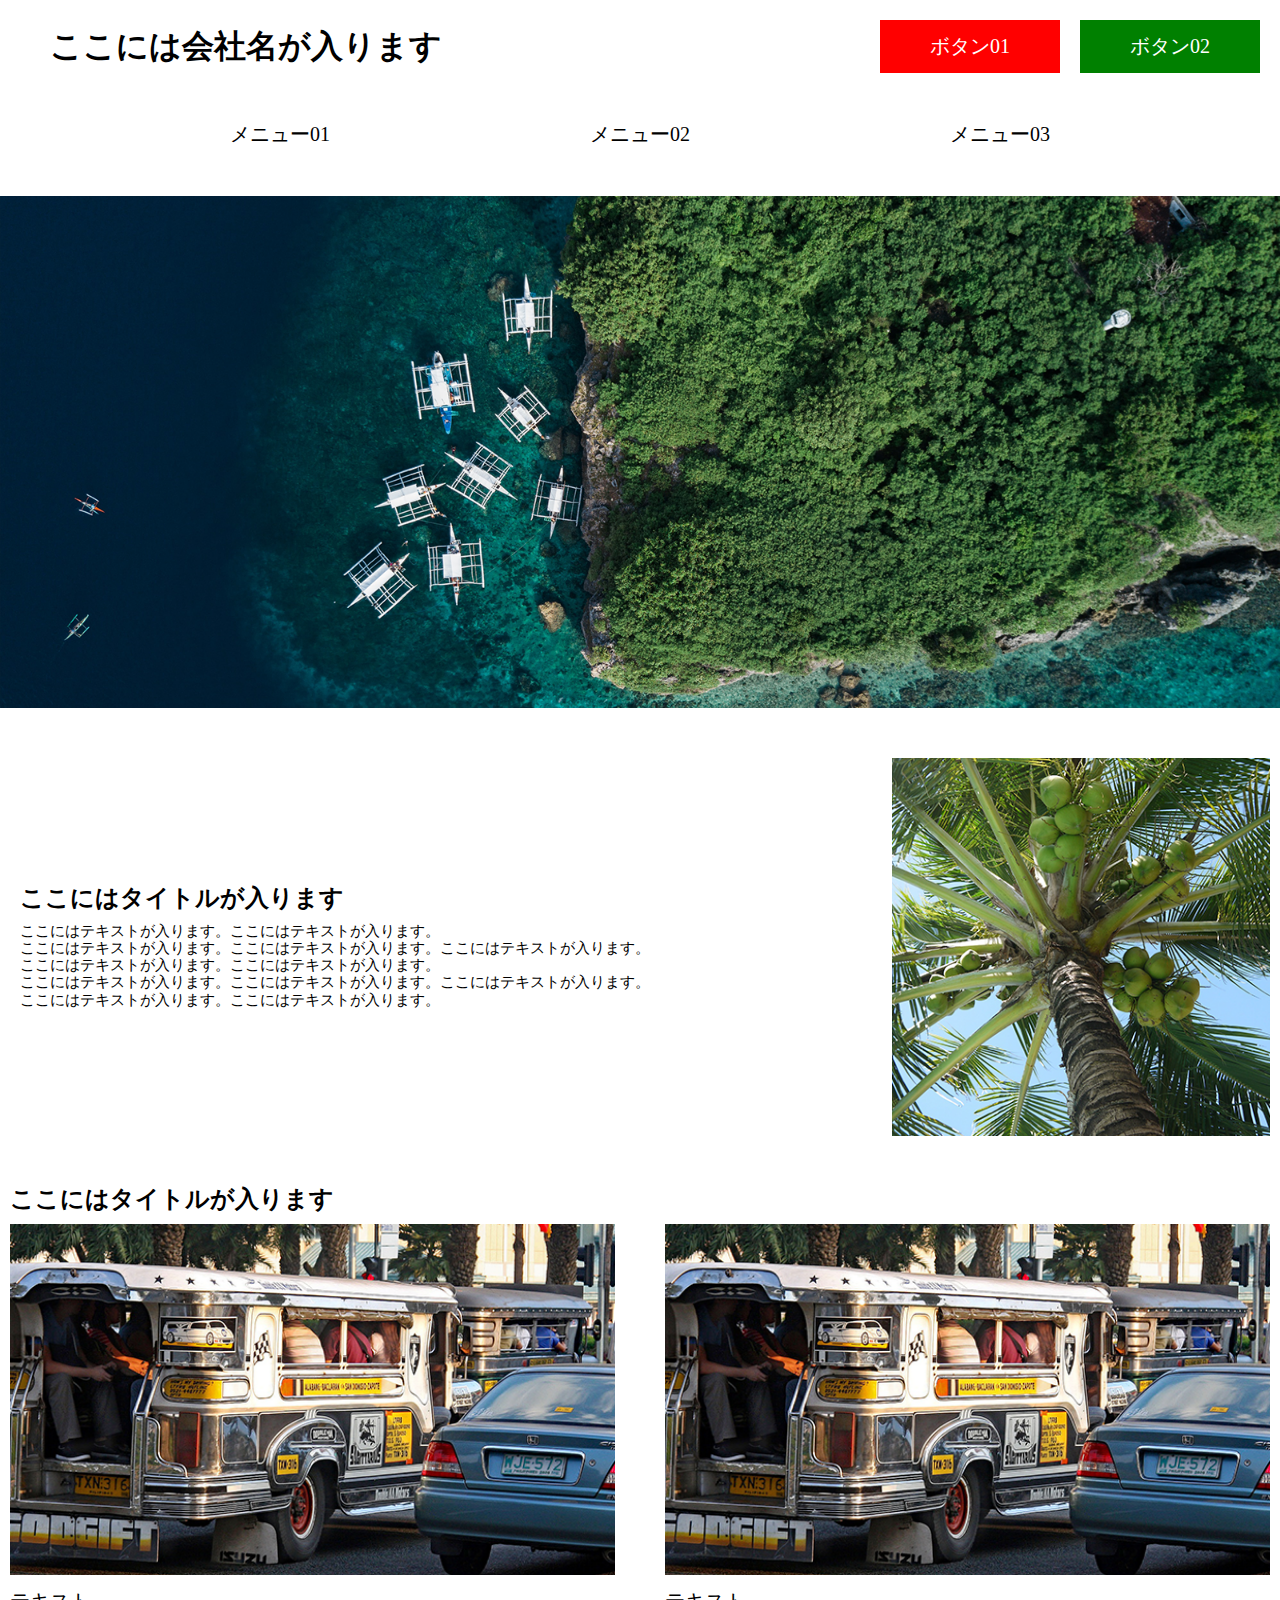
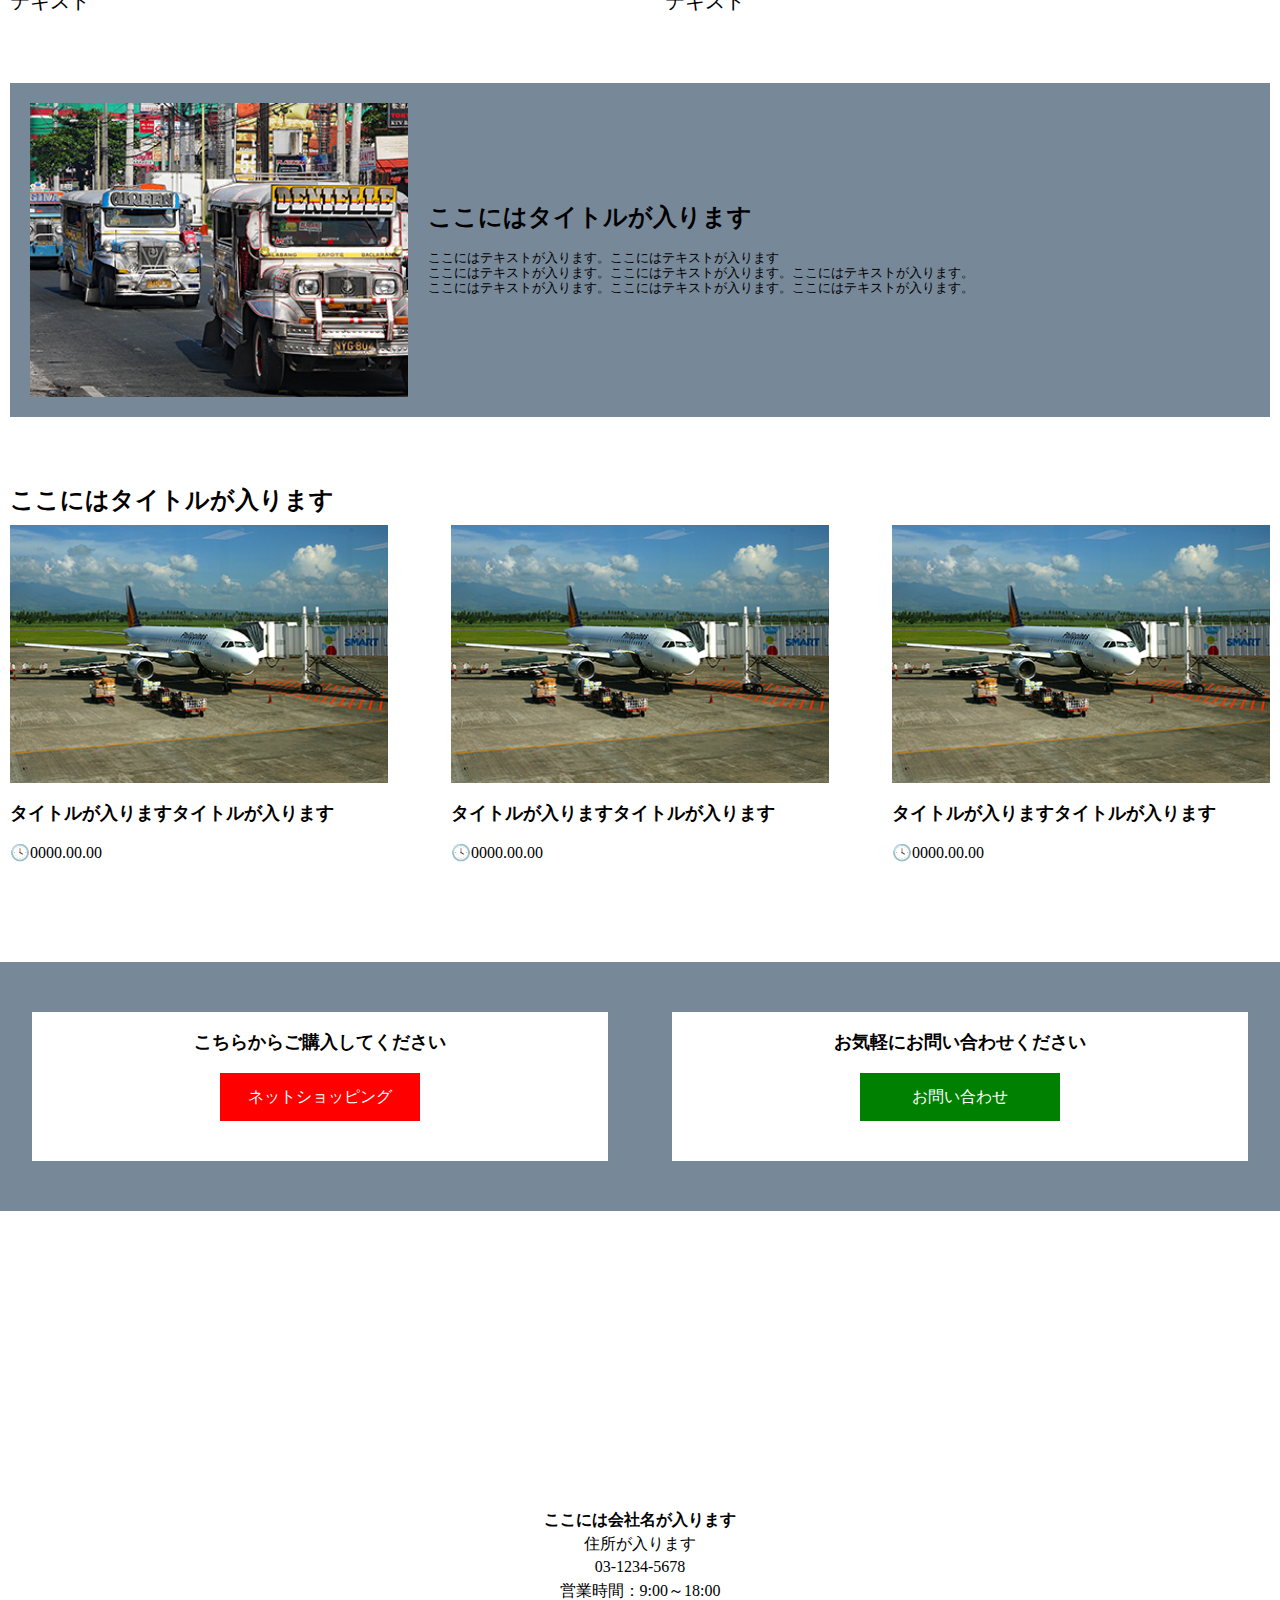
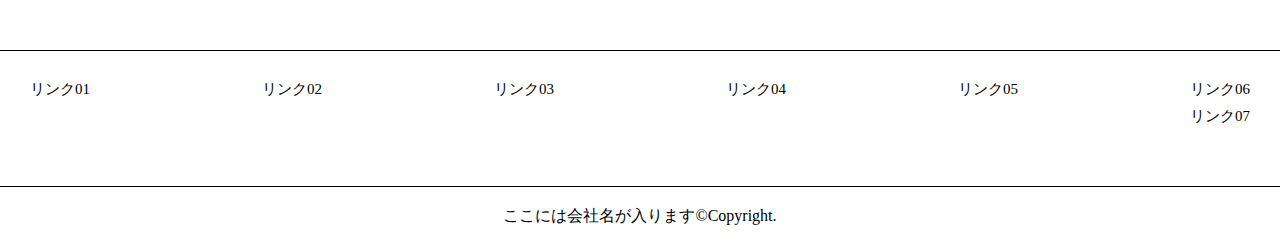
<file: index.html>
<!DOCTYPE html>
<html lang="ja">
<head>
  <meta charset="UTF-8">
  <meta name="viewport" content="width=device-width, initial-scale=1.0">
  <title>20_HP</title>
  <link rel="stylesheet" href="reset.css">
  <link rel="stylesheet" href="style.css">
</head>
<body>
  <header>
    <div class="sec_1">
    <a href="index.html"><h1>ここには会社名が入ります</h1></a>
      <ul>
      <a href=""><li class="button1">ボタン01</li></a>
      <a href=""><li class="button2">ボタン02</li></a>
      </ul>
    </div>
    <div class="sec_2">
      <a href="課題"><p>メニュー01</p></a>
      <a href=""><p>メニュー02</p></a>
      <a href=""><p>メニュー03</p></a>
    </div>
    <img src="img/mv.png" alt="">
  </header>
  <div class="sec_4">
    <div class="sec_3">
       <h2>ここにはタイトルが入ります</h2>
       <ul>
         <li>ここにはテキストが入ります。ここにはテキストが入ります。</li>
         <li>ここにはテキストが入ります。ここにはテキストが入ります。ここにはテキストが入ります。</li>
         <li>ここにはテキストが入ります。ここにはテキストが入ります。</li>
         <li>ここにはテキストが入ります。ここにはテキストが入ります。ここにはテキストが入ります。</li>
         <li>ここにはテキストが入ります。ここにはテキストが入ります。</li>
       </ul>
    </div>
    <img src="img/img_01.png" alt="">
  </div>
   <h3>ここにはタイトルが入ります</h3>
  <div class="sec_6">
     <div class="sec_5">
       <img src="img/img_02.png" alt="">
       <p>テキスト</p>
     </div>
     <div class="sec_5">
       <img src="img/img_02.png" alt="">
       <p>テキスト</p>
     </div>
  </div>
  <div class="sec_7">
     <img src="img/img_03.png" alt="">
     <div class="sec_8">
       <h2>ここにはタイトルが入ります</h2>
       <ul >
         <li>ここにはテキストが入ります。ここにはテキストが入ります</li>
         <li>ここにはテキストが入ります。ここにはテキストが入ります。ここにはテキストが入ります。</li>
         <li>ここにはテキストが入ります。ここにはテキストが入ります。ここにはテキストが入ります。</li>
       </ul>
     </div>
  </div>
    <h3>ここにはタイトルが入ります</h3>
  <div class="sec_10">
      <div class="sec_9">
        <img src="img/img_04.png" alt="">
        <h2>タイトルが入りますタイトルが入ります</h2>
        <p>🕓0000.00.00</p>
      </div>
      <div class="sec_9">
        <img src="img/img_04.png" alt="">
        <h2>タイトルが入りますタイトルが入ります</h2>
        <p>🕓0000.00.00</p>
      </div>
      <div class="sec_9">
        <img src="img/img_04.png" alt="">
        <h2>タイトルが入りますタイトルが入ります</h2>
        <p>🕓0000.00.00</p>
      </div>
  </div>
  <footer>
  <div class="sec_13">
      <div class="sec_11">
        <h2>こちらからご購入してください</h2>
        <a href=""><p>ネットショッピング</p></a>
      </div>
      <div class="sec_12">
        <h2>お気軽にお問い合わせください</h2>
        <a href="contac/index.html"><p>お問い合わせ</p></a>
      </div>
  </div>
    <div class="sec_14">
      <h4>ここには会社名が入ります</h4>
      <p>住所が入ります</p>
      <p>03-1234-5678</p>
      <p>営業時間：9:00～18:00</p>
    </div>
    <div class="sec_15">
      <ul>
        <li>リンク01</li>
        <li>リンク02</li>
        <li>リンク03</li>
        <li>リンク04</li>
        <li>リンク05</li>
        <li>リンク06</li>
        <li class="sec_22">リンク07</li>
      </ul>
    </div>
    <p>ここには会社名が入ります©Copyright.</p>
  </footer>
</body>
</html>
</file>
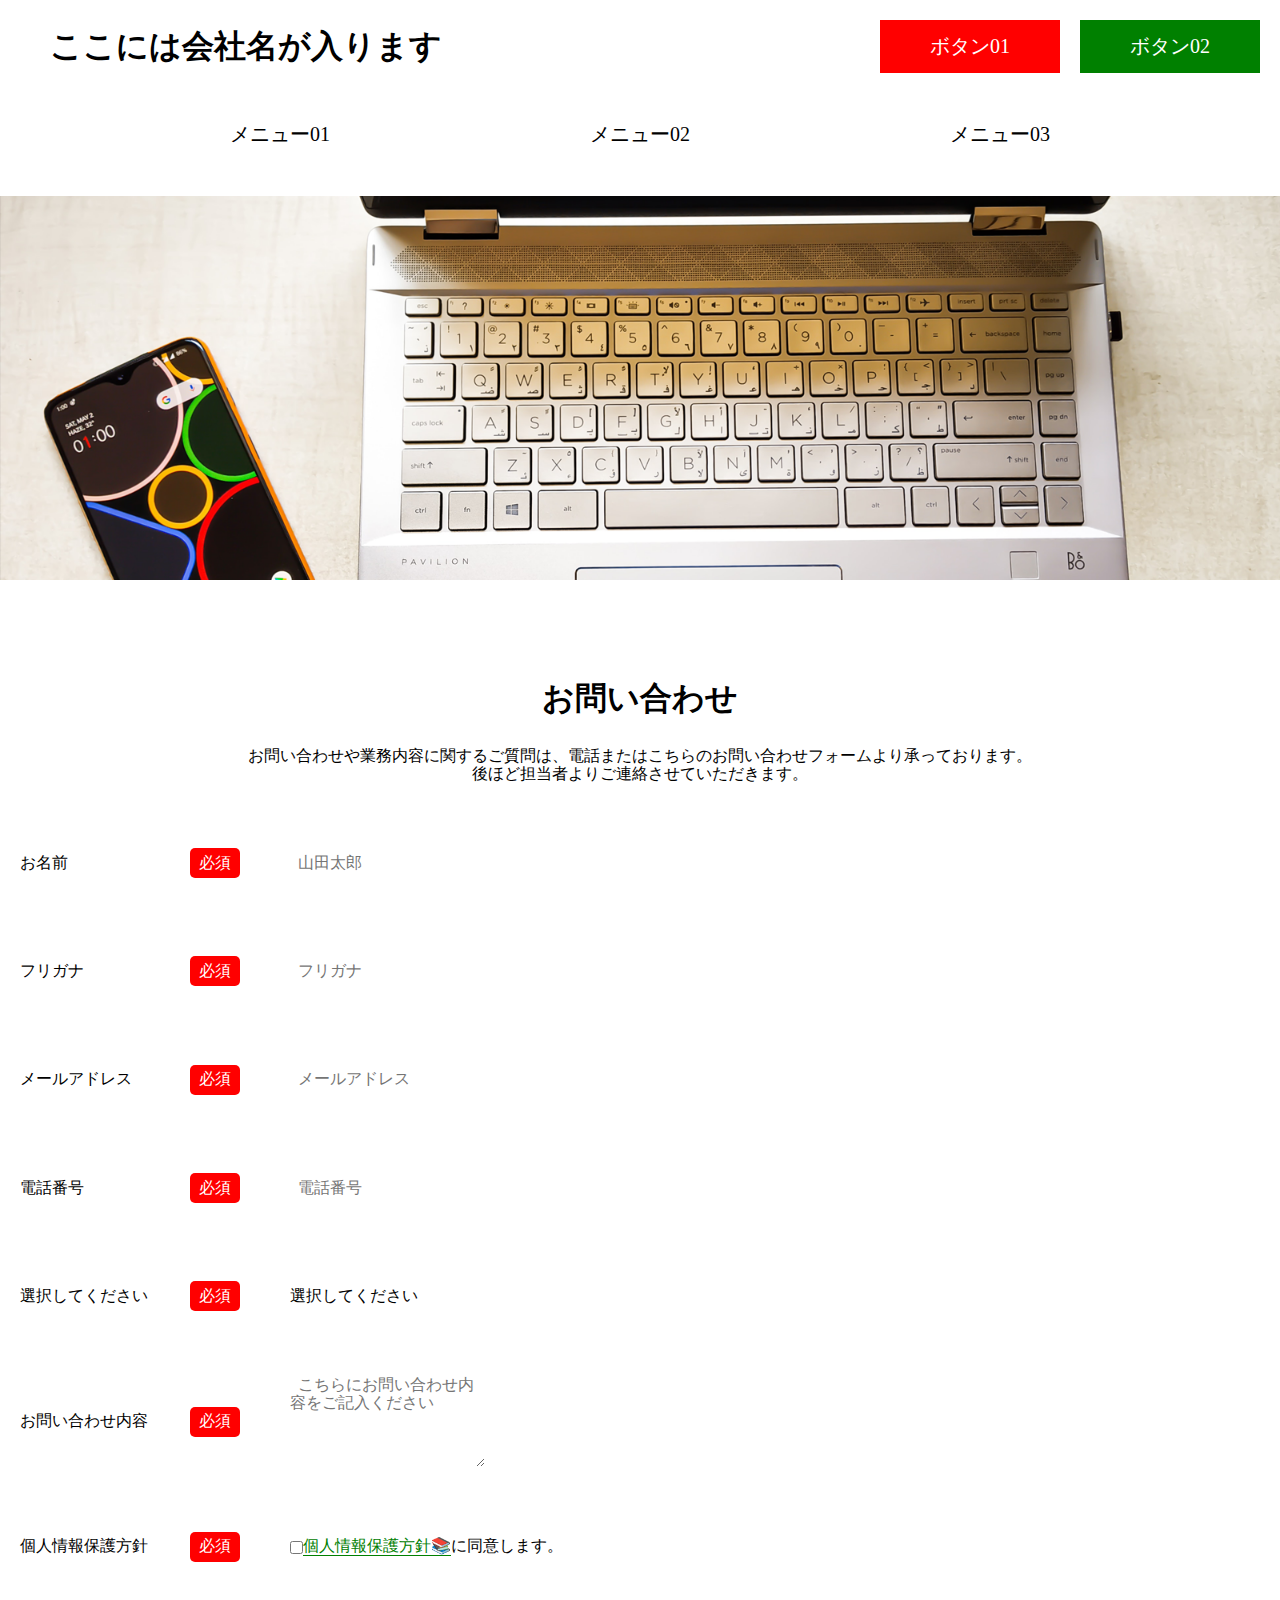
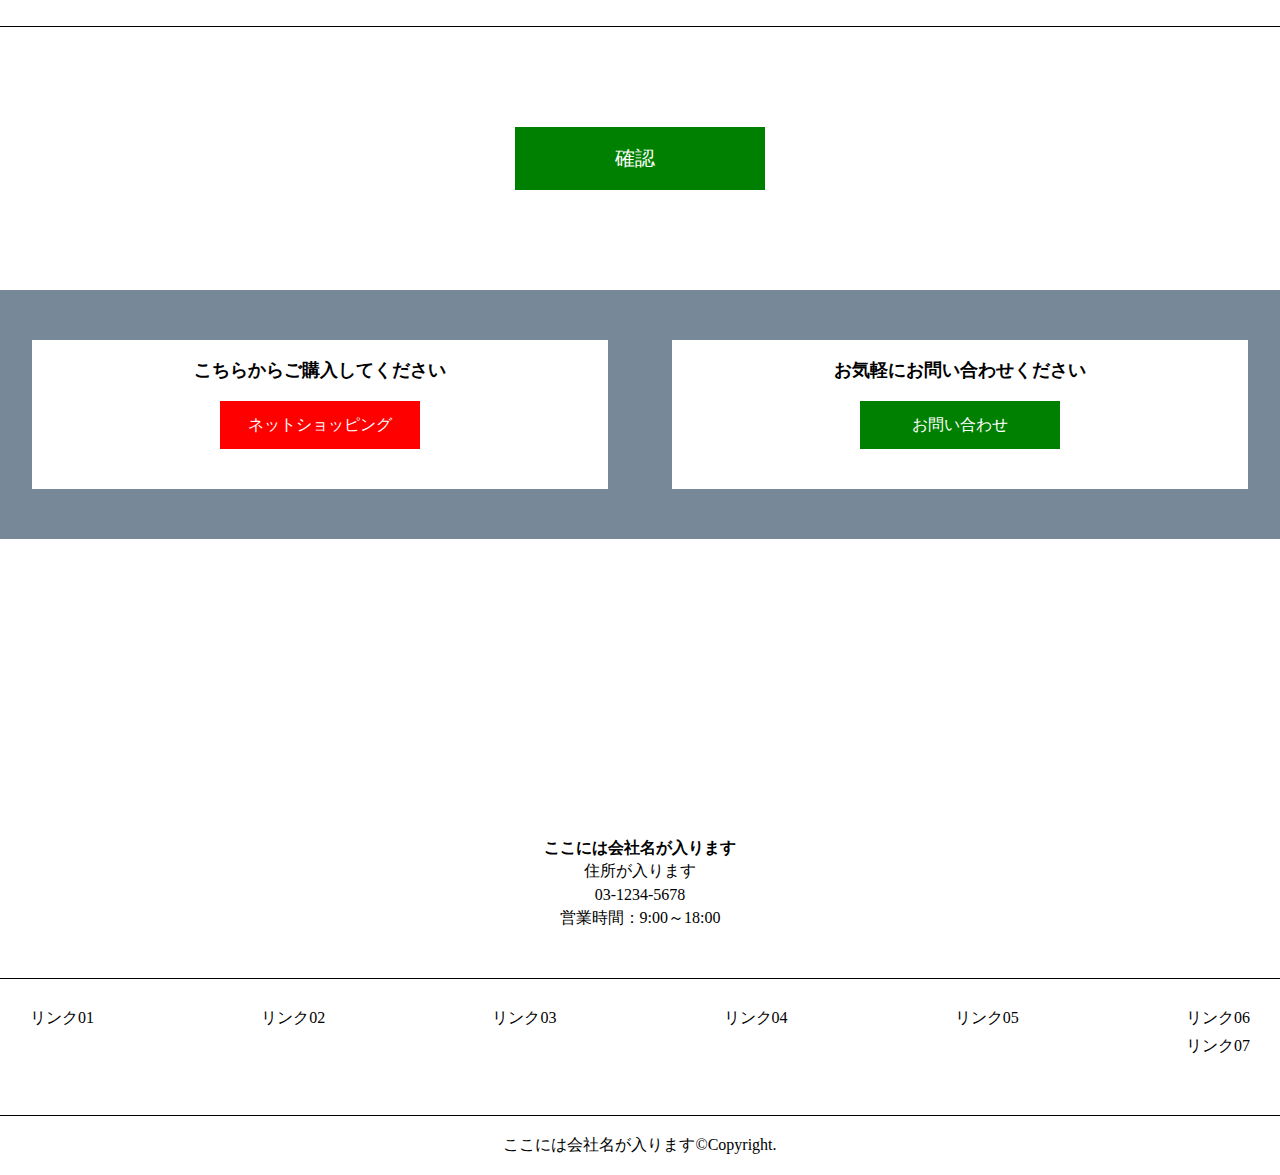
<file: contac/index.html>
<!DOCTYPE html>
<html lang="ja">
<head>
  <meta charset="UTF-8">
  <meta name="viewport" content="width=device-width, initial-scale=1.0">
  <title>Document</title>
  <link rel="stylesheet" href="../reset.css">
  <link rel="stylesheet" href="style.css">
</head>
<body>
  <header>
    <div class="sec_1">
      <a href="../index.html"><h1>ここには会社名が入ります</h1></a>
      <ul>
      <a href=""><li class="button1">ボタン01</li></a>
      <a href=""><li class="button2">ボタン02</li></a>
      </ul>
    </div>
    <div class="sec_2">
      <a href=""><p>メニュー01</p></a>
      <a href=""><p>メニュー02</p></a>
      <a href=""><p>メニュー03</p></a>
    </div>
    <img src="../img/mv2.png" alt="">
    <!-- <img src="mv.png" alt=""> -->
  </header>
  <div class="sec_16">
    <h1>お問い合わせ</h1>
    <p>お問い合わせや業務内容に関するご質問は、電話またはこちらのお問い合わせフォームより承っております。</p>
    <p>後ほど担当者よりご連絡させていただきます。</p>
  </div>
  <form action="task8-1.php" method="post">
    <div class="sec_17">
      <label for="name">お名前</label>
      <p class="sec_18">必須</p>
      <input type="text" class="waku" name="name" placeholder="  山田太郎">
    </div>
    <div class="sec_17">
      <label for="name">フリガナ</label>
      <p class="sec_18">必須</p>
      <input type="text" class="waku" name="furigana" placeholder="  フリガナ">
    </div>
    <div class="sec_17">
      <label for="name">メールアドレス</label>
      <p class="sec_18">必須</p>
      <input type="email" class="waku" name="email" placeholder="  メールアドレス">
    </div>
    <div class="sec_17">
      <label for="name">電話番号</label>
      <p class="sec_18">必須</p> 
      <input type="tel" class="waku" name="tel" placeholder="  電話番号">
    </div>
    <div class="sec_17">
      <label for="name">選択してください</label>
      <p class="sec_18">必須</p>
      <select type="name" class="waku" name="subject"  placeholder="  選択してください">
        <option value="">選択してください</option>
        <option value="tokyo" >東京</option>
        <option value="osaka">大阪</option>
        <option value="hokkaido">北海道</option>
      </select>
    </div>
    <div class="sec_17">
      <label for="name">お問い合わせ内容</label>
      <p class="sec_18">必須</p>
      <textarea type="name" class="waku_2" name="message" rows="5" placeholder="  こちらにお問い合わせ内容をご記入ください"></textarea>
    </div>
    <div class="sec_21">
      <label for="checkbox">個人情報保護方針</label>
      <p class="sec_18">必須</p>
      <div class="sec_19">
        <p><input type="checkbox" id="checkbox" name="checkbox" value="ok"></p>
        <p class="sec_20"><a href="">個人情報保護方針📚</a></p>
        <p>に同意します。</p>
      </div>
    </div>
 
  <div class="sec_30">
    <button type="submit" class="button3">確認</button>
  </div> 
</form>
  <footer>
    <div class="sec_13">
      <div class="sec_11">
        <h2>こちらからご購入してください</h2>
        <a href=""><p>ネットショッピング</p></a>
      </div>
      <div class="sec_12">
        <h2>お気軽にお問い合わせください</h2>
        <a href="index.html"><p>お問い合わせ</p></a>
      </div>
    </div>
    <div class="sec_14">
      <h4>ここには会社名が入ります</h4>
      <p>住所が入ります</p>
      <p>03-1234-5678</p>
      <p>営業時間：9:00～18:00</p>
    </div>
    <div class="sec_15">
      <ul>
        <li>リンク01</li>
        <li>リンク02</li>
        <li>リンク03</li>
        <li>リンク04</li>
        <li>リンク05</li>
        <li>リンク06</li>
        <li class="sec_22">リンク07</li>
      </ul>
    </div>
    <p>ここには会社名が入ります©Copyright.</p>
  </footer>
</body>
</html>
</file>
<file: style.css>
body{
  justify-self: center;
}
.sec_1{
  display: flex;
  justify-content: space-between;
  align-items: anchor-center;
  margin: 20px;
  margin-left: 50px;
 }
.sec_1 ul{
  display: flex;
  gap: 20px;
}
.button1{
  background-color: red;
  color: white;
  font-size: 20px;
  padding: 15px 50px;
}
.button2{
  background-color: green;
  color: white;
  font-size: 20px;
  padding: 15px 50px;
}
.sec_2{
  display: flex;
  justify-content: space-around;
  margin: 50px 100px;
  font-size: 20px;
}
img{width: 100%;}
.sec_3{
  width: 70%;
  align-content: center;
  margin: 0 10px;
}
.sec_3 h2{
  margin-bottom: 10px;
  font-size: x-large;
}
ul{
  font-size: 15px;
}
.sec_4{
  display: flex;
  margin: 50px 10px;
}
.sec_4 img{
  width: 30%;
}
.sec_5{
  width: 48%;
}
.sec_5 h2{
  margin: 10px;
}
.sec_5 p{
  margin-top: 15px;
  font-size: 20px;
}
  /* .sec_5 img{
    width: 100%;
  }
} */
h3{
  margin: 0 10px;
  font-size: x-large;
}
.sec_6{
  display: flex;
  justify-content: space-between;
  margin: 10px;
}
.sec_7{
  display: flex;
  align-content: center;
  background-color:lightslategray;
  margin: 70px 10px;
}
.sec_7 h2{
  font-size: xx-large;
  margin-bottom: 20px;
}
.sec_7 ul{
  font-size:small;
}
.sec_7 img{
  width: 30%;
  margin: 20px;
}
.sec_8{
  align-content: center;
}
.sec_8 h2{
  font-size:  x-large;
}
.sec_9{
  width: 30%;
}
.sec_10{
  display: flex;
  justify-content: space-between;
  margin: 10px;
}
.sec_10 h2{
  margin: 20px 0;
  font-size: large;
  }
.sec_11{
  background-color: white;
  text-align: center;
  place-items: center;
  align-content: center;
  width: 45%;
  padding:20px 0;
}
.sec_11 h2{
  font-size: large;
  margin-bottom: 15px;
}
.sec_11 p{
  background-color: red;
  color: white;
  padding: 15px 0;
  width: 200px;
}
.sec_12{
  background-color: white;
  text-align: center;
  place-items: center;
  align-content: center;
  width: 45%;
  padding:20px 0;
}
.sec_12 h2{
  font-size: large;
  margin-bottom: 15px;
}
.sec_12 a{
  width: 60%;
}
.sec_12 p{
  background-color: green;
  color: white;
  padding: 15px 0;
  width: 200px;
}
.sec_13{
  display: flex;
  background-color: lightslategray;
  place-content: center;
  padding:50px 0;
  margin-top: 100px;
  justify-content: space-around;
}
.sec_14{
  place-items: anchor-center;
  margin-top: 300px;
}
.sec_14 p{
  margin: 5px;
}
.sec_15{
  border-top: solid 1px;
  margin-top: 50px;
  border-bottom: solid 1px;
  margin-bottom: 10px;
}
.sec_15 ul {
  display: flex;
  flex-wrap: wrap;
  justify-content: space-between;
  margin: 30px;
}
.sec_15 li {
  display: inline-block;
}
.sec_22{
  display: block;
  width: 100%;
  text-align-last: right;
  margin-top: 10px;
  margin-bottom: 30px;
}
footer p{
  justify-self: center;
  margin: 20px;
}
@media screen and (max-width:767px){
  .sec_1{
    flex-direction:column ;
    margin: 20px;
  }
  .sec_1 h1{
    font-size: x-large;
    margin-bottom: 20px;
  }
  .sec_1 li{
    font-size:small;
  }
  .sec_2{
    font-size:small;
    margin: 15px;
  }
  .sec_3{
    width: 100%;
    margin: 10px;
  }
  .sec_3 li{
    font-size:small;
  }
  .sec_4{
    flex-direction: column-reverse;
  }
  .sec_4 img{
    width: 100%;
  }
  .sec_6{
    flex-direction: column;
  }
  .sec_5{
    width: 100%;
    margin-bottom: 10px;
  }
  .sec_7{
    flex-direction: column;
  }
  .sec_7 img{
    width: 90%;
  }
  .sec_8 li{
    font-size:small;
  }
  .sec_9{
    width: 100%;
  }
  .sec_10{
    flex-direction: column;
  }
  .sec_11{
    width: 90%;
    margin-bottom: 20px;
  }
  .sec_12{
    width: 90%;
  }
  .sec_13{
    flex-direction: column;
    align-items: center;
  }
  .sec_15{
    flex-wrap: wrap;
  }
  .sec_15 li{
    font-size: small;
  }
  .sec_15 ul {
    margin: 10px;
  }
}
</file>
<file: contac/style.css>
body{
  justify-self: center;
}
.sec_1{
  display: flex;
  justify-content: space-between;
  align-items: anchor-center;
  margin: 20px;
  margin-left: 50px;
}
.sec_1 ul{
  display: flex;
  gap: 20px;
}
.button1{
  background-color: red;
  color: white;
  font-size: 20px;
  padding: 15px 50px;
}
.button2{
  background-color: green;
  color: white;
  font-size: 20px;
  padding: 15px 50px;
}
.sec_2{
  display: flex;
  justify-content: space-around;
  margin: 50px 100px;
  font-size: 20px;
}
img{width: 100%;}
.sec_11{
  background-color: white;
  text-align: center;
  place-items: center;
  align-content: center;
  width: 45%;
  padding:20px 0;
}
.sec_11 h2{
  font-size: large;
  margin-bottom: 15px;
}
.sec_11 p{
  background-color: red;
  color: white;
  padding: 15px 0;
  width: 200px;
}
.sec_12{
  background-color: white;
  text-align: center;
  place-items: center;
  align-content: center;
  width: 45%;
  padding:20px 0;
}
.sec_12 h2{
  font-size: large;
  margin-bottom: 15px;
}
.sec_12 p{
  background-color: green;
  color: white;
  padding: 15px 0;
  width: 200px;
}
.sec_13{
  display: flex;
  background-color: lightslategray;
  place-content: center;
  padding:50px 0;
  margin-top: 100px;
  justify-content: space-around;
}
.sec_14{
  place-items: anchor-center;
  margin-top: 300px;
}
.sec_14 p{
  margin: 5px;
}
.sec_15{
  border-top: solid 1px;
  margin-top: 50px;
  border-bottom: solid 1px;
  margin-bottom: 10px;
}
.sec_15 ul {
  display: flex;
  flex-wrap: wrap;
  justify-content: space-between;
  margin: 30px;
}
.sec_15 li {
  display: inline-block;
}
.sec_22{
  display: block;
  width: 100%;
  text-align-last: right;
  margin-top: 10px;
  margin-bottom: 30px;
}
footer p{
  justify-self: center;
  margin: 20px;
}
.sec_16{
  justify-items: center;
  text-align-last: center;
}
.sec_16 h1{
    margin: 100px 0 30px 0;
}
.sec_17{
  display: flex;
  margin-top: 50px;
  width: 100%;
}
.sec_17 label{
  margin: 20px;
  align-content: center;
  width: 150px;
}
.sec_17 #name{
  border: solid 1px;
  width: 80%;
  margin-right: 10px;
  }
.sec_17 #name2{
  border: solid 1px;
  height: 200px;
  width: 80%;
  margin-right: 10px;
  align-content: center;
}
.sec_18{
  margin-right: 50px;
  align-content: center;
  color: white;
  background-color: red;
  border-radius: 5px;
  height: 30px;
  width: 50px;
  align-self: center;
  text-align: center;
}
.sec_19{
  display: flex;
  align-self: center;
  margin-left: 0px;
}
.sec_20{
  color: green;
  border-bottom: solid 1px;
  align-self: center;
}
.sec_20 p{
  align-self: center;
}
.sec_21{
  display: flex;
  margin-top: 50px;
  border-bottom: solid 1px;
  padding-bottom: 50px;
}
.sec_21 label{
  margin: 20px;
  align-content: center;
  width: 150px; 
}
.button3{
  margin-top: 100px;
  background-color: green;
  color: white;
  padding: 20px 100px;
  font-size: 20px;
  width: 250px;
  place-self: center;
}
.sec_30{
  place-self: center;
}
.sec_31{
 color: red;
 margin: 0 20px;
}
@media screen and (max-width:767px){
  .sec_1{
    flex-direction:column ;
    margin: 20px;
  }
  .sec_1 h1{
    font-size: x-large;
    margin-bottom: 20px;
  }
  .sec_1 li{
    font-size:small;
  }
  .sec_2{
    font-size:small;
    margin: 15px;
  }
  .sec_11{
    width: 90%;
    margin-bottom: 20px;
  }
  .sec_12{
    width: 90%;
  }
  .sec_13{
    flex-direction: column;
    align-items: center;
  }
  .sec_15{
    flex-wrap: wrap;
  }
  .sec_15 p{
    margin: 20px;
    font-size: small;
  }
  .sec_15 ul{
    margin: 10px;
    font-size: small;
  }
  .sec_22{
    margin: 10px;
    font-size: small;
    float: left;
  }
  .sec_16{
    margin: 10px;
  }
  .sec_16 p{
   font-size: 15px;
  }
  .sec_17{
    width: 100%;
    flex-wrap: wrap;
  }
  .sec_17 label{
    font-size: medium;
    margin: 10px;
    margin-right: 5px;
    width: auto;
  }
  .sec_18{
    margin-right: 5px;
    width: 50px;
  }
  .sec_21{
    font-size: medium;
    flex-wrap: wrap;
    margin: 10px;
  }
  .sec_21 label{
    font-size: medium;
    margin: 10px;
    width: auto;
  }
  .sec_17 #name {
    width: 100%;
    height: 50px;
    margin: 10px;
  }
  .sec_17 #name2 {
    width: 100%;
    padding-bottom: 150px;
    margin: 10px;
    font-size: medium;
  }
  .sec_14{
    margin-top: 100px;
  }
  .sec_22{
    margin: 10px 0;
  }
}
</file>
